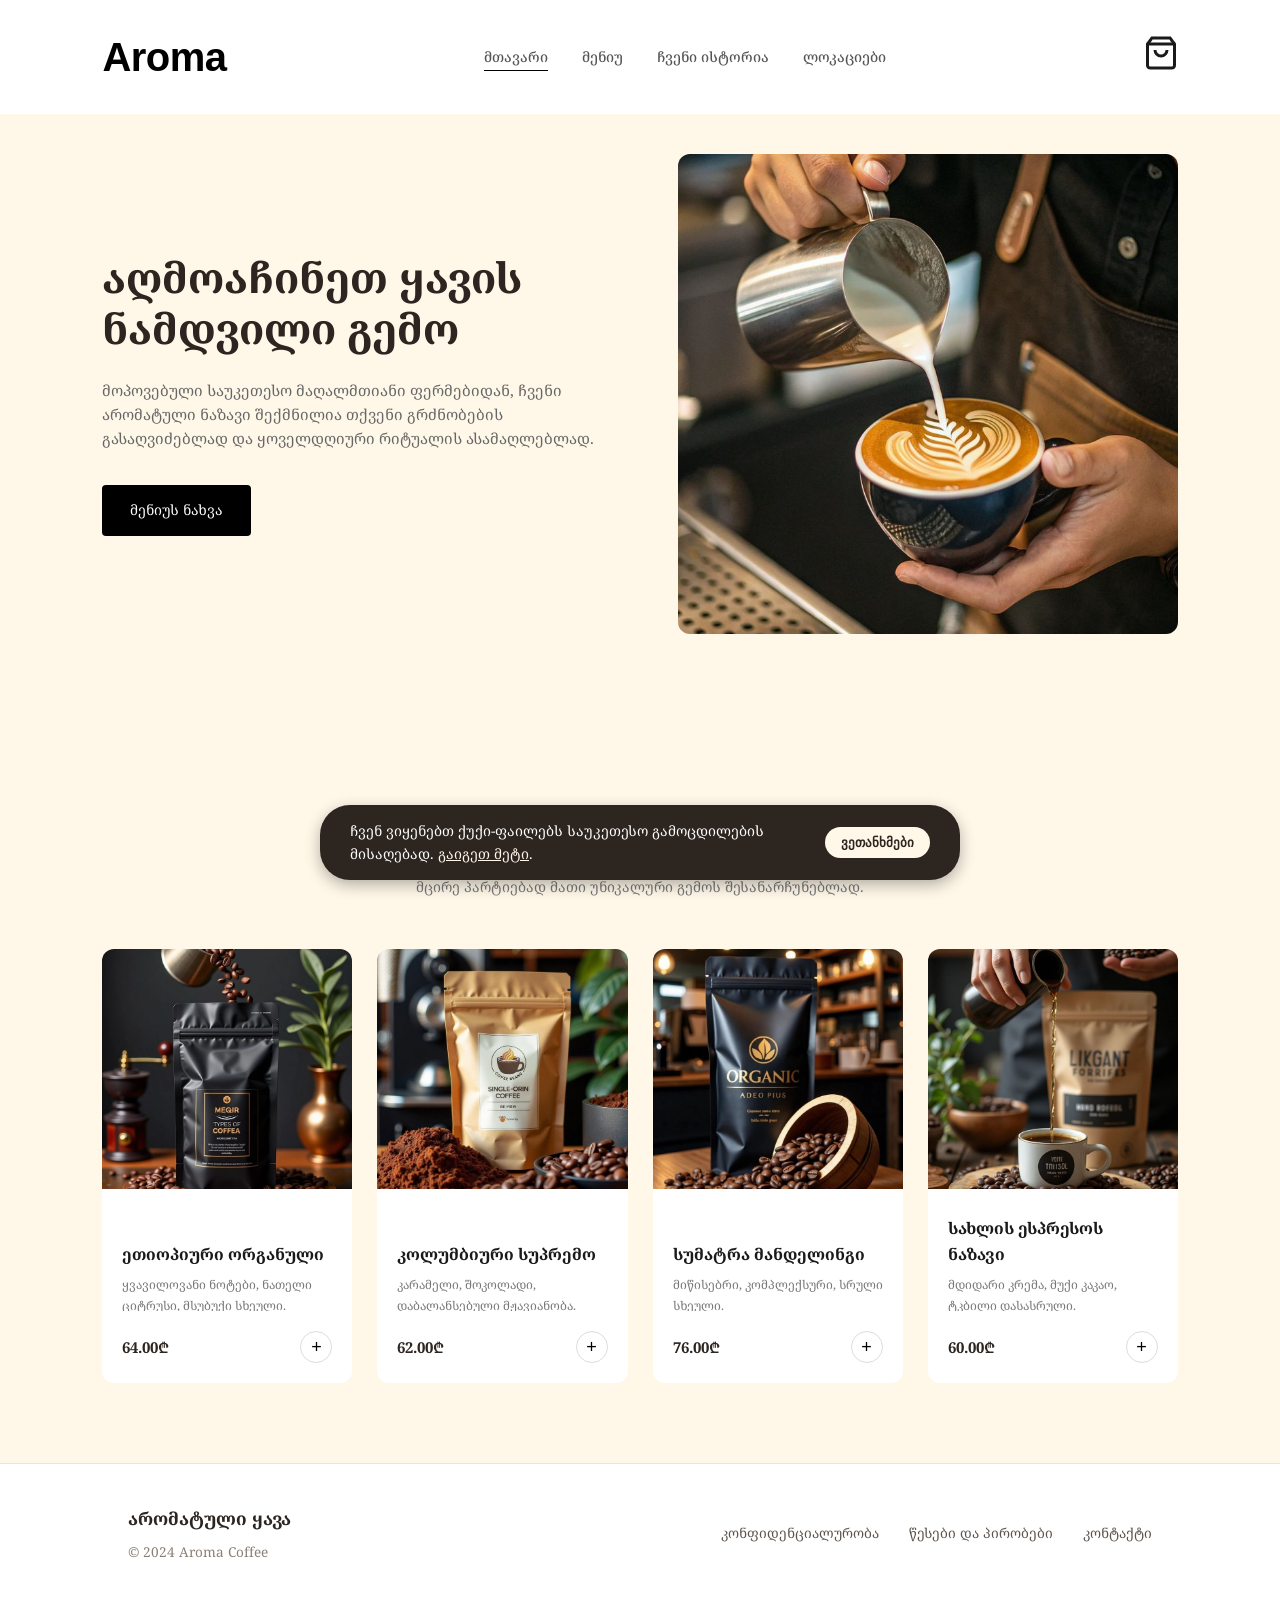
<file: index.html>
<!DOCTYPE html>
<html lang="ka">
<head>
    <meta charset="UTF-8">
    <meta name="viewport" content="width=device-width, initial-scale=1.0">
    <title>Aroma - ონლაინ მაღაზია</title>
    <link rel="stylesheet" href="style.css">
</head>
<body>

    <header>
        <div class="burger-menu" id="burgerToggle">
            <span></span>
            <span></span>
            <span></span>
        </div>
        
        <a href="./index.html" class="logo">Aroma</a>

        <nav class="nav-links">
            <a href="./index.html" class="active">მთავარი</a>
            <a href="./menu.html">მენიუ</a>
            <a href="./about.html">ჩვენი ისტორია</a>
            <a href="./location.html">ლოკაციები</a>
        </nav>
            <a href="cart.html"><img src="./imgs/cartticon.jpg" alt="cart_icon"></a>
    </header>

    <main>
        <section class="hero-section">
            <div class="hero-content">
                <h1>აღმოაჩინეთ ყავის ნამდვილი გემო</h1>
                <p>მოპოვებული საუკეთესო მაღალმთიანი ფერმებიდან, ჩვენი არომატული ნაზავი შექმნილია თქვენი გრძნობების გასაღვიძებლად და ყოველდღიური რიტუალის ასამაღლებლად.</p>
                <a class="btn-primary" href="./menu.html">მენიუს ნახვა</a>
            </div>
            <div class="hero-image">
                <img src="./imgs/hero-background.jpg" alt="Latte Art Coffee">
            </div>
        </section>

        <section class="products-section">
            <div class="section-header">
                <h2>ჩვენი საფირმო მოხალული ყავა</h2>
                <p>გამოცდილი ექსპერტებით შერჩეული მარცვლების ნაზავი, რომელიც იხალება მცირე პარტიებად მათი უნიკალური გემოს შესანარჩუნებლად.</p>
            </div>

            <div class="products-grid">
                <div class="product-card">
                    <div class="product-img">
                        <img src="./imgs/roasts1.jpg" alt="ეთიოპიური ორგანული">
                    </div>
                    <div class="product-info">
                        <h3>ეთიოპიური ორგანული</h3>
                        <p class="description">ყვავილოვანი ნოტები, ნათელი ციტრუსი, მსუბუქი სხეული.</p>
                        <div class="product-footer">
                            <span class="price">64.00₾</span>
                            <button class="add-btn">+</button>
                        </div>
                    </div>
                </div>

                <div class="product-card">
                    <div class="product-img">
                        <img src="./imgs/roasts2.jpg" alt="კოლუმბიური სუპრემო">
                    </div>
                    <div class="product-info">
                        <h3>კოლუმბიური სუპრემო</h3>
                        <p class="description">კარამელი, შოკოლადი, დაბალანსებული მჟავიანობა.</p>
                        <div class="product-footer">
                            <span class="price">62.00₾</span>
                            <button class="add-btn">+</button>
                        </div>
                    </div>
                </div>

                <div class="product-card">
                    <div class="product-img">
                        <img src="./imgs/roasts4.jpg" alt="სუმატრა მანდელინგი">
                    </div>
                    <div class="product-info">
                        <h3>სუმატრა მანდელინგი</h3>
                        <p class="description">მიწისებრი, კომპლექსური, სრული სხეული.</p>
                        <div class="product-footer">
                            <span class="price">76.00₾</span>
                            <button class="add-btn">+</button>
                        </div>
                    </div>
                </div>

                <div class="product-card">
                    <div class="product-img">
                        <img src="./imgs/roasts3.jpg" alt="სახლის ესპრესოს ნაზავი">
                    </div>
                    <div class="product-info">
                        <h3>სახლის ესპრესოს ნაზავი</h3>
                        <p class="description">მდიდარი კრემა, მუქი კაკაო, ტკბილი დასასრული.</p>
                        <div class="product-footer">
                            <span class="price">60.00₾</span>
                            <button class="add-btn">+</button>
                        </div>
                    </div>
                </div>
            </div>
        </section>
    </main>

    <footer class="footer">
        <div class="footer-left">
            <div class="footer-logo">არომატული ყავა</div>
            <div class="copyright">© 2024 Aroma Coffee</div>
        </div>
        <div class="footer-links">
            <a href="#">კონფიდენციალურობა</a>
            <a href="#">წესები და პირობები</a>
            <a href="#">კონტაქტი</a>
        </div>
    </footer>
    <script src="./script.js"></script>
    <div id="cookieBanner" class="cookie-banner hidden">
    <p>ჩვენ ვიყენებთ ქუქი-ფაილებს საუკეთესო გამოცდილების მისაღებად. <a href="#">გაიგეთ მეტი</a>.</p>
    <button id="acceptCookies" class="cookie-btn">ვეთანხმები</button>
</div>
</body>
</html>
</file>
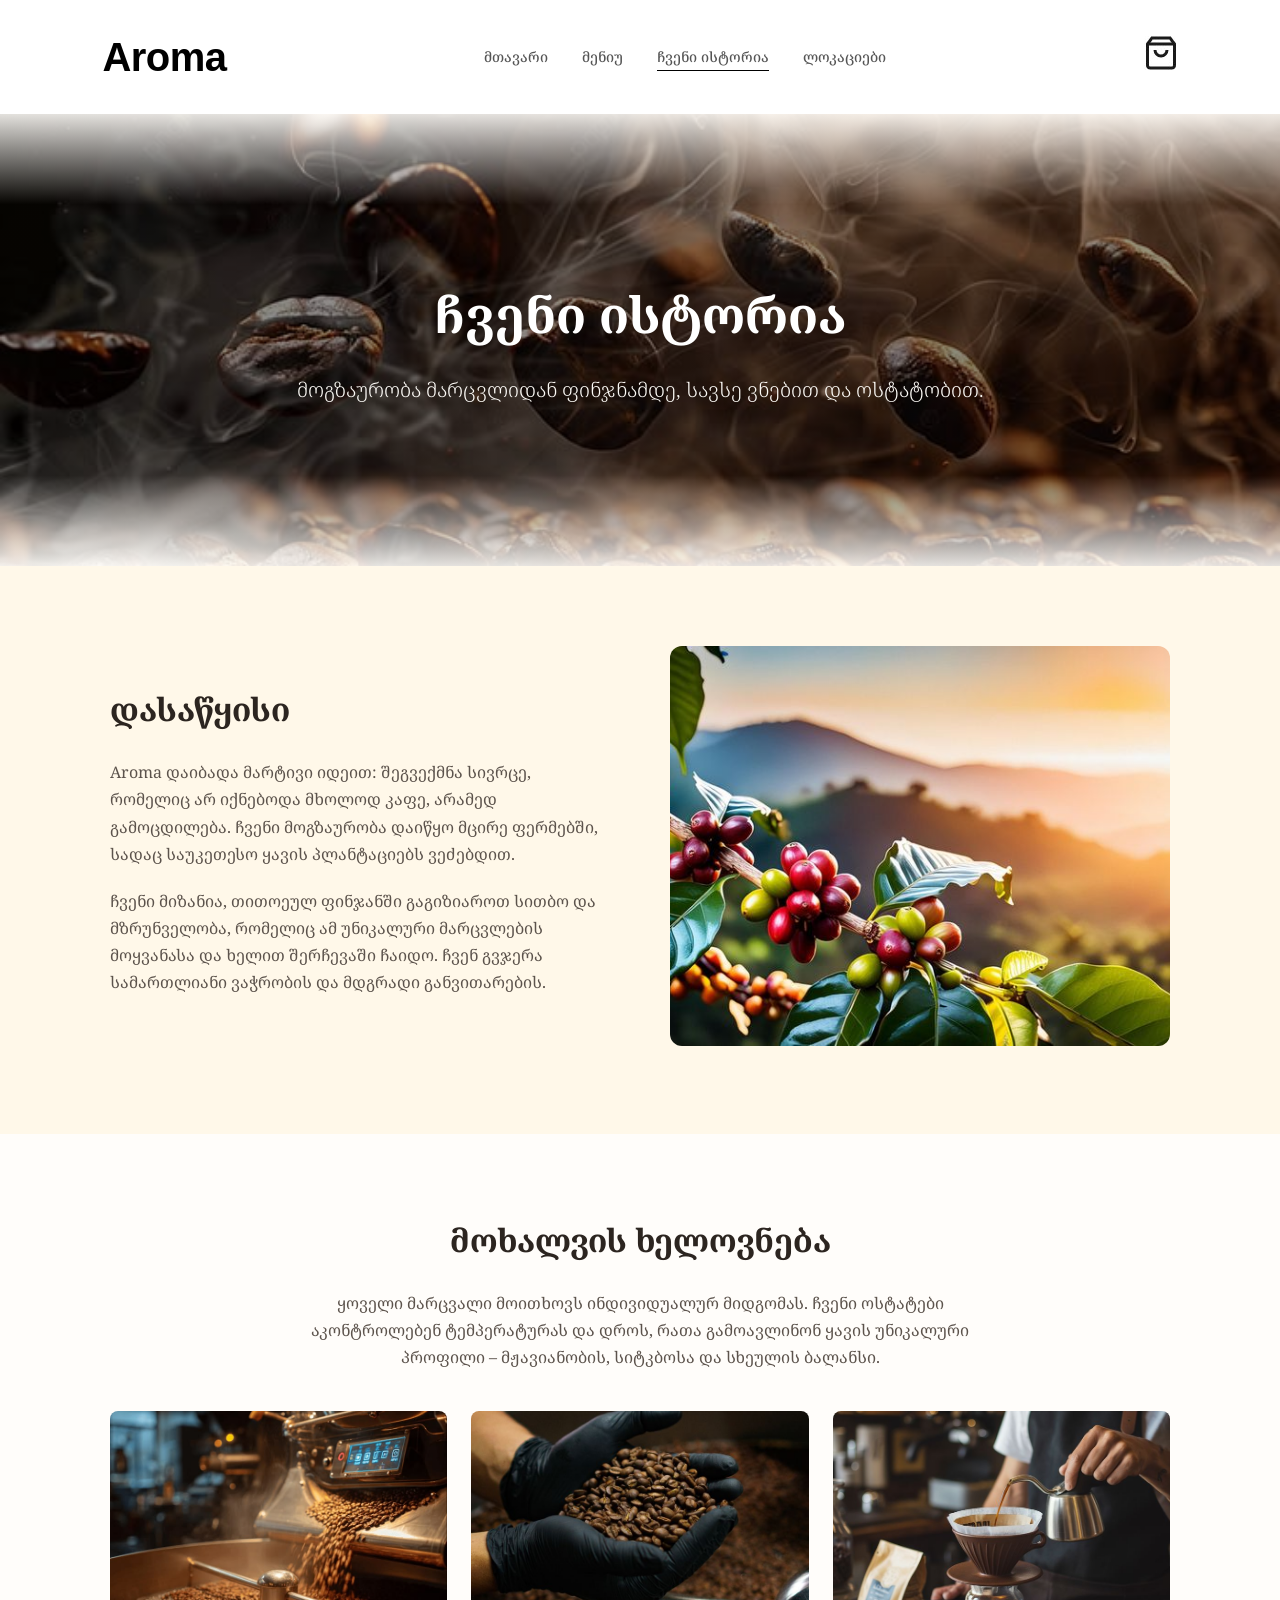
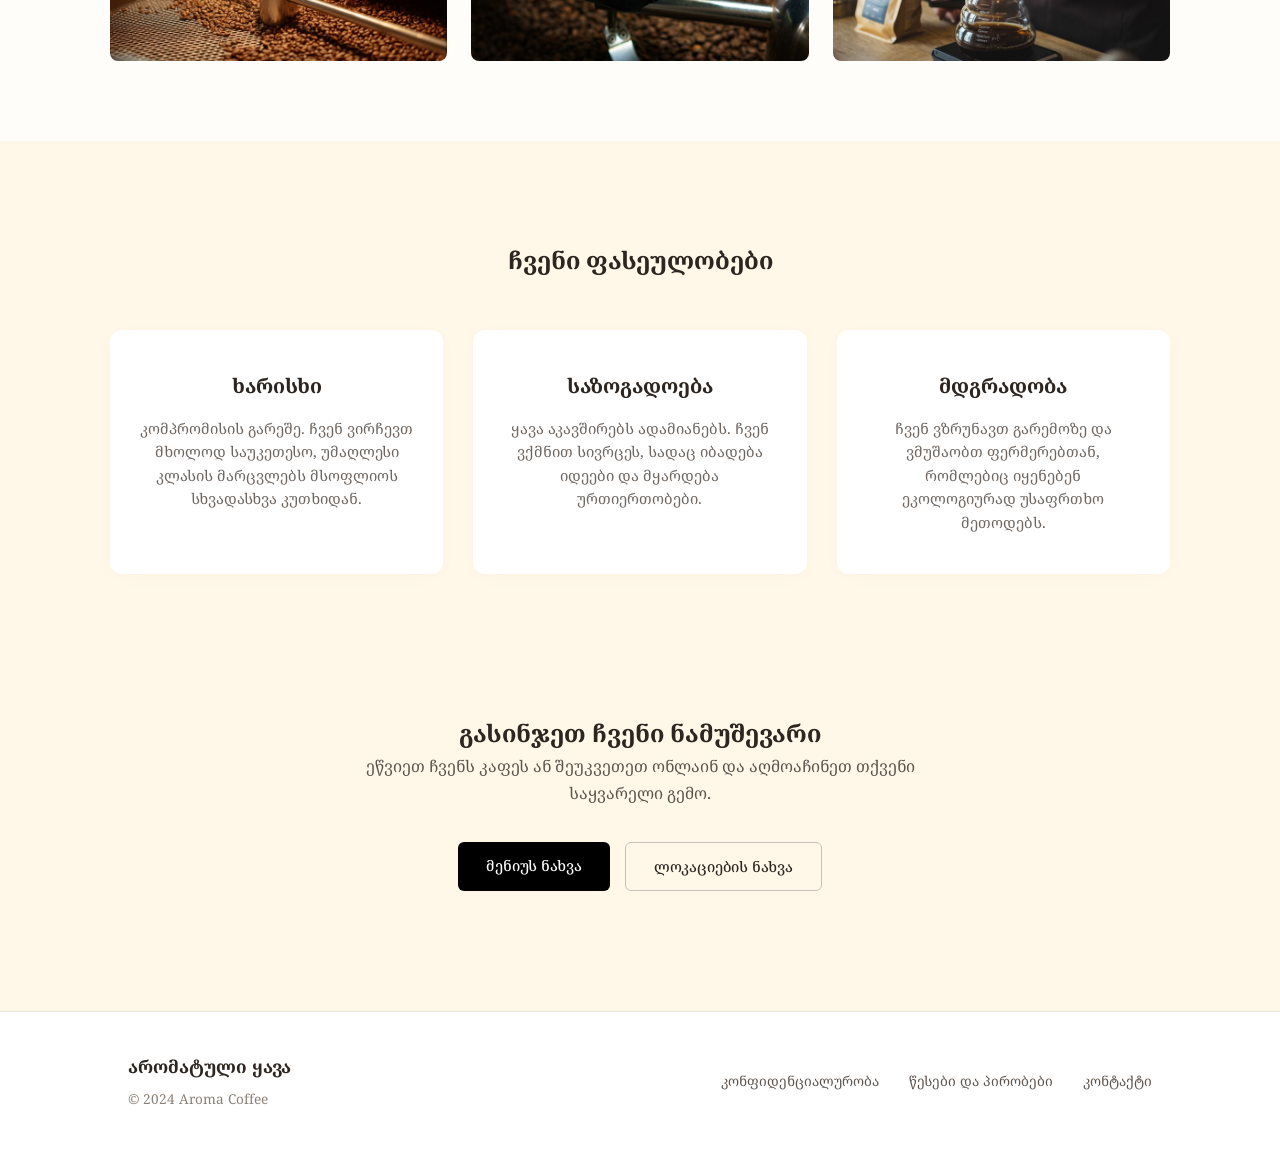
<file: about.html>
<!DOCTYPE html>
<html lang="ka">
<head>
    <meta charset="UTF-8">
    <meta name="viewport" content="width=device-width, initial-scale=1.0">
    <title>Aroma - ონლაინ მაღაზია</title>
    <link rel="stylesheet" href="style.css">
</head>
<body>
    
     <header>
        <div class="burger-menu" id="burgerToggle">
            <span></span>
            <span></span>
            <span></span>
        </div>

        <a href="./index.html" class="logo">Aroma</a>

        <nav class="nav-links">
            <a href="./index.html">მთავარი</a>
            <a href="./menu.html">მენიუ</a>
            <a href="./about.html" class="active">ჩვენი ისტორია</a>
            <a href="./location.html">ლოკაციები</a>
        </nav>
            <a href="cart.html"><img src="./imgs/cartticon.jpg" alt="cart_icon"></a>
    </header>

    <main>
        <section class="about-hero-section">
            <h1 class="about-hero-title">ჩვენი ისტორია</h1>
            <p class="about-hero-subtitle">მოგზაურობა მარცვლიდან ფინჯნამდე, სავსე ვნებით და ოსტატობით.</p>
        </section>

        <section class="about-section-container content-split">
            <div class="text-block">
                <h2 class="about-section-title">დასაწყისი</h2>
                <p class="description">Aroma დაიბადა მარტივი იდეით: შეგვექმნა სივრცე, რომელიც არ იქნებოდა მხოლოდ კაფე, არამედ გამოცდილება. ჩვენი მოგზაურობა დაიწყო მცირე ფერმებში, სადაც საუკეთესო ყავის პლანტაციებს ვეძებდით.</p>
                <p class="description">ჩვენი მიზანია, თითოეულ ფინჯანში გაგიზიაროთ სითბო და მზრუნველობა, რომელიც ამ უნიკალური მარცვლების მოყვანასა და ხელით შერჩევაში ჩაიდო. ჩვენ გვჯერა სამართლიანი ვაჭრობის და მდგრადი განვითარების.</p>
            </div>
            <div class="image-block">
                <img src="./imgs/coffee plant.jpg" alt="ყავის პლანტაცია">
            </div>
        </section>

        <section class="roasting-section">
            <div class="roasting-container">
                <h2 class="about-section-title text-center">მოხალვის ხელოვნება</h2>
                <p class="description text-center max-w-700">ყოველი მარცვალი მოითხოვს ინდივიდუალურ მიდგომას. ჩვენი ოსტატები აკონტროლებენ ტემპერატურას და დროს, რათა გამოავლინონ ყავის უნიკალური პროფილი – მჟავიანობის, სიტკბოსა და სხეულის ბალანსი.</p>
                
                <div class="triple-image-grid">
                    <img src="./imgs/about1.jpg" alt="ყავის მოხალვა">
                    <img src="./imgs/about2.jpg" alt="ყავის მარცვლები ხელში">
                    <img src="./imgs/about3.jpg" alt="ყავის მომზადება ფილტრით">
                </div>
            </div>
        </section>

        <section class="values-section">
            <h2 class="section-title text-center">ჩვენი ფასეულობები</h2>
            
            <div class="values-grid">
                <div class="value-card">
                    <h3>ხარისხი</h3>
                    <p>კომპრომისის გარეშე. ჩვენ ვირჩევთ მხოლოდ საუკეთესო, უმაღლესი კლასის მარცვლებს მსოფლიოს სხვადასხვა კუთხიდან.</p>
                </div>
                <div class="value-card">
                    <h3>საზოგადოება</h3>
                    <p>ყავა აკავშირებს ადამიანებს. ჩვენ ვქმნით სივრცეს, სადაც იბადება იდეები და მყარდება ურთიერთობები.</p>
                </div>
                <div class="value-card">
                    <h3>მდგრადობა</h3>
                    <p>ჩვენ ვზრუნავთ გარემოზე და ვმუშაობთ ფერმერებთან, რომლებიც იყენებენ ეკოლოგიურად უსაფრთხო მეთოდებს.</p>
                </div>
            </div>
        </section>

        <section class="cta-section">
            <h2 class="section-title text-center">გასინჯეთ ჩვენი ნამუშევარი</h2>
            <p class="description text-center">ეწვიეთ ჩვენს კაფეს ან შეუკვეთეთ ონლაინ და აღმოაჩინეთ თქვენი საყვარელი გემო.</p>
            <div class="cta-buttons">
                <a href="./menu.html" class="btn btn-dark">მენიუს ნახვა</a>
                <a href="./location.html" class="btn btn-outline">ლოკაციების ნახვა</a>
            </div>
        </section>
    </main>

    <footer class="footer">
        <div class="footer-left">
            <div class="footer-logo">არომატული ყავა</div>
            <div class="copyright">© 2024 Aroma Coffee</div>
        </div>
        <div class="footer-links">
            <a href="#">კონფიდენციალურობა</a>
            <a href="#">წესები და პირობები</a>
            <a href="#">კონტაქტი</a>
        </div>
    </footer>
    <script src="./script.js"></script>
</body>
</html>
</file>
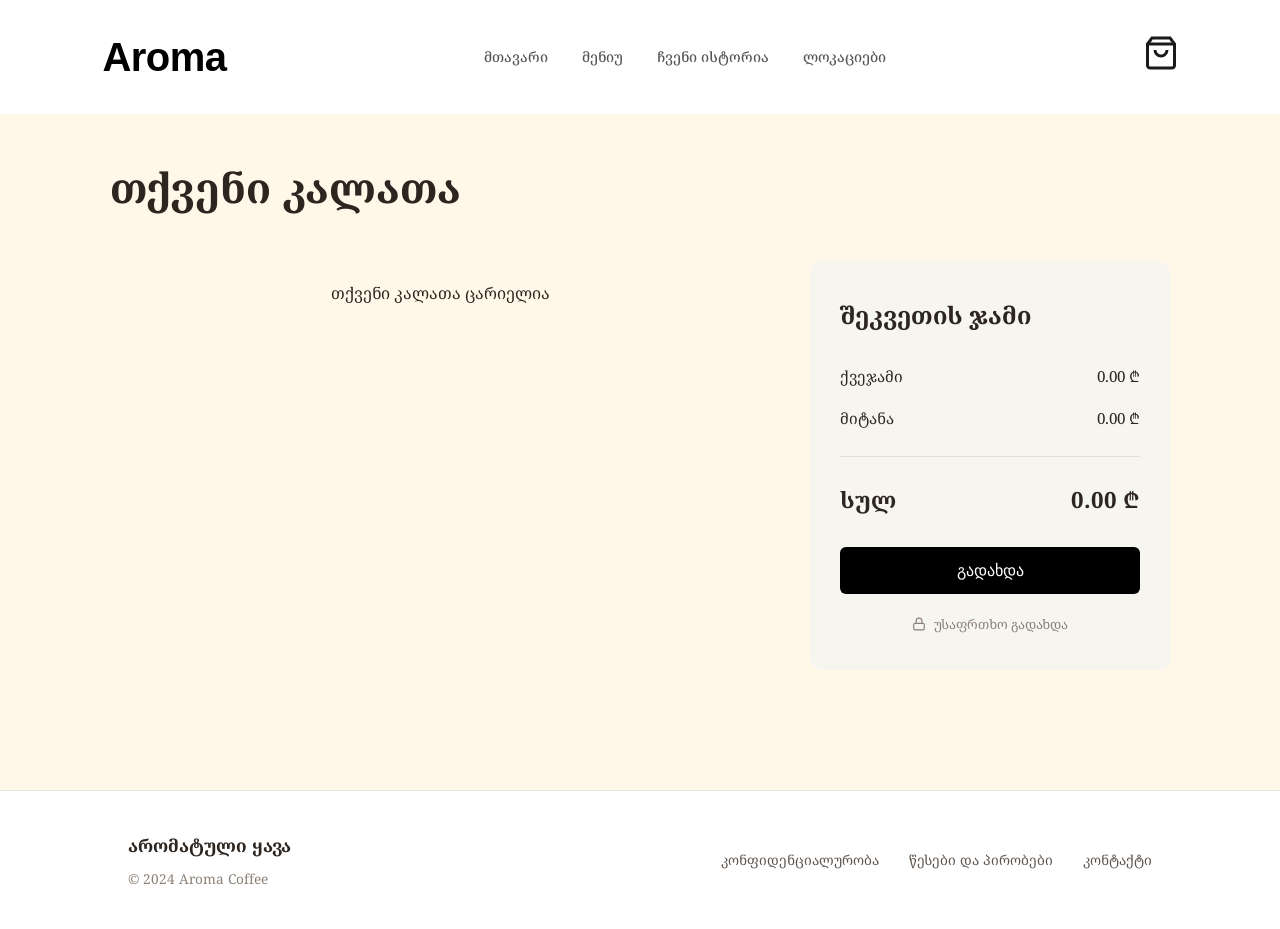
<file: cart.html>
<!DOCTYPE html>
<html lang="ka">
<head>
    <meta charset="UTF-8">
    <meta name="viewport" content="width=device-width, initial-scale=1.0">
    <title>Aroma - ონლაინ მაღაზია</title>
    <link rel="stylesheet" href="style.css">
</head>
<body>

     <header>
        <div class="burger-menu" id="burgerToggle">
            <span></span>
            <span></span>
            <span></span>
        </div>

        <a href="./index.html" class="logo">Aroma</a>

        <nav class="nav-links">
            <a href="./index.html">მთავარი</a>
            <a href="./menu.html">მენიუ</a>
            <a href="./about.html">ჩვენი ისტორია</a>
            <a href="./location.html">ლოკაციები</a>
        </nav>
            <a href="cart.html" class="active"><img src="./imgs/cartticon.jpg" alt="cart_icon"></a>
    </header>

    <main class="cart-container">

        <h1 class="cart-page-title">თქვენი კალათა</h1>

        <div class="cart-content-layout"> 
            <div class="cart-items-list"></div>

            <div class="checkout-summary-card">
                <h2>შეკვეთის ჯამი</h2>
                
                <div class="summary-row">
                    <span>ქვეჯამი</span>
                    <span>80.50 ₾</span>
                </div>
                
                <div class="summary-row">
                    <span>მიტანა</span>
                    <span>5.00 ₾</span>
                </div>
                
                <div class="summary-divider"></div>
                
                <div class="summary-row total-row">
                    <span>სულ</span>
                    <span></span>
                </div>
                
                <button class="pay-button">გადახდა</button>
                
                <div class="secure-checkout">
                    <svg width="14" height="14" viewBox="0 0 24 24" fill="none" stroke="currentColor" stroke-width="2" stroke-linecap="round" stroke-linejoin="round"><rect x="3" y="11" width="18" height="11" rx="2" ry="2"></rect><path d="M7 11V7a5 5 0 0 1 10 0v4"></path></svg>
                    უსაფრთხო გადახდა
                </div>
            </div>
        </div>
    </main>


    <footer class="footer">
        <div class="footer-left">
            <div class="footer-logo">არომატული ყავა</div>
            <div class="copyright">© 2024 Aroma Coffee</div>
        </div>
        <div class="footer-links">
            <a href="#">კონფიდენციალურობა</a>
            <a href="#">წესები და პირობები</a>
            <a href="#">კონტაქტი</a>
        </div>
    </footer>
    <script src="./script.js"></script>
</body>
</html>
</file>
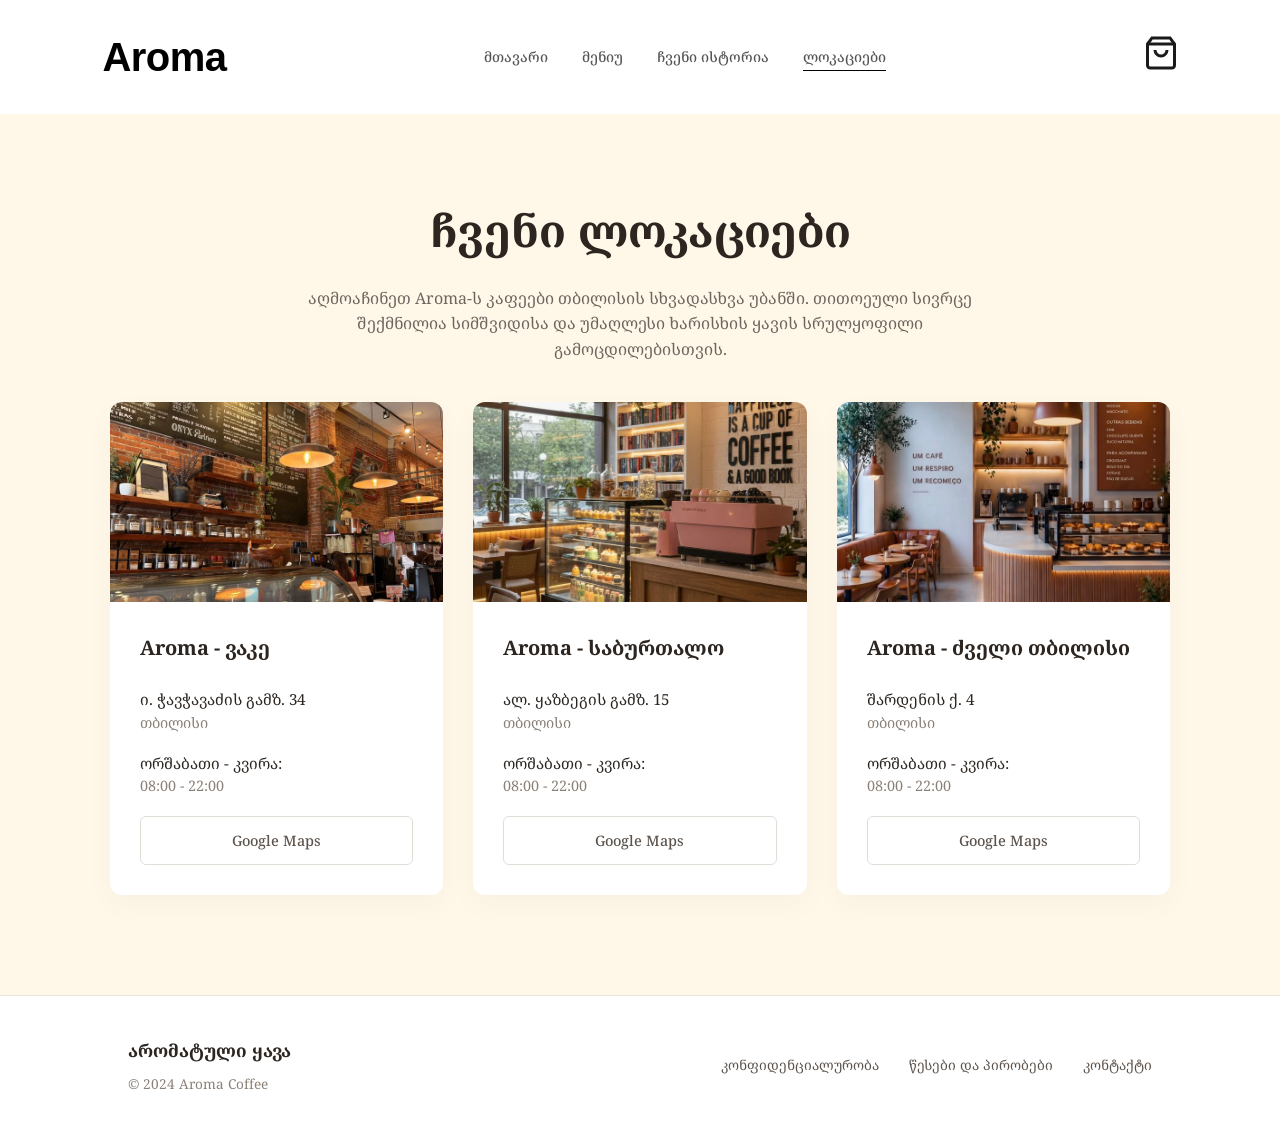
<file: location.html>
<!DOCTYPE html>
<html lang="ka">
<head>
    <meta charset="UTF-8">
    <meta name="viewport" content="width=device-width, initial-scale=1.0">
    <title>Aroma - ონლაინ მაღაზია</title>
    <link rel="stylesheet" href="style.css">
</head>
<body>

    <header>
        <div class="burger-menu" id="burgerToggle">
            <span></span>
            <span></span>
            <span></span>
        </div>

        <a href="./index.html" class="logo">Aroma</a>

        <nav class="nav-links">
            <a href="./index.html">მთავარი</a>
            <a href="./menu.html">მენიუ</a>
            <a href="./about.html">ჩვენი ისტორია</a>
            <a href="./location.html"  class="active">ლოკაციები</a>
        </nav>
            <a href="cart.html"><img src="./imgs/cartticon.jpg" alt="cart_icon"></a>
    </header>

    <main class="locations-container">
        <section class="page-header">
        <h1 class="location-main-title">ჩვენი ლოკაციები</h1>
        <p class="location-subtitle">აღმოაჩინეთ Aroma-ს კაფეები თბილისის სხვადასხვა უბანში. თითოეული სივრცე შექმნილია სიმშვიდისა და უმაღლესი ხარისხის ყავის სრულყოფილი გამოცდილებისთვის.</p>
    </section>
        <div class="locations-grid">
            
            <div class="location-card">
                <div class="card-image-wrapper">
                    <img src="./imgs/shop1.jpg" alt="Artisan Brews - ვაკე">
                </div>
                <div class="card-content">
                    <h3>Aroma - ვაკე</h3>
                    
                    <div class="info-item">
                        <div class="info-text">
                            <span>ი. ჭავჭავაძის გამზ. 34</span>
                            <span class="city">თბილისი</span>
                        </div>
                    </div>

                    <div class="info-item">
                        <div class="info-text">
                            <span>ორშაბათი - კვირა:</span>
                            <span class="hours">08:00 - 22:00</span>
                        </div>
                    </div>

                    <a href="https://maps.google.com" target="_blank" class="maps-btn">
                        Google Maps
                    </a>
                </div>
            </div>

            <div class="location-card">
                <div class="card-image-wrapper">
                    <img src="./imgs/shop2.jpg" alt="Artisan Brews - საბურთალო">
                </div>
                <div class="card-content">
                    <h3>Aroma - საბურთალო</h3>
                    
                    <div class="info-item">
                        <div class="info-text">
                            <span>ალ. ყაზბეგის გამზ. 15</span>
                            <span class="city">თბილისი</span>
                        </div>
                    </div>

                    <div class="info-item">
                        <div class="info-text">
                            <span>ორშაბათი - კვირა:</span>
                            <span class="hours">08:00 - 22:00</span>
                        </div>
                    </div>

                    <a href="https://maps.google.com" target="_blank" class="maps-btn">
                        Google Maps
                    </a>
                </div>
            </div>

            <div class="location-card">
                <div class="card-image-wrapper">
                    <img src="./imgs/shop3.jpg" alt="Artisan Brews - ძველი თბილისი">
                </div>
                <div class="card-content">
                    <h3>Aroma - ძველი თბილისი</h3>
                    
                    <div class="info-item">
                        <div class="info-text">
                            <span>შარდენის ქ. 4</span>
                            <span class="city">თბილისი</span>
                        </div>
                    </div>

                    <div class="info-item">
                        <div class="info-text">
                            <span>ორშაბათი - კვირა:</span>
                            <span class="hours">08:00 - 22:00</span>
                        </div>
                    </div>

                    <a href="https://maps.google.com" target="_blank" class="maps-btn">
                        Google Maps
                    </a>
                </div>
            </div>

        </div>
    </main>

    <footer class="footer">
        <div class="footer-left">
            <div class="footer-logo">არომატული ყავა</div>
            <div class="copyright">© 2024 Aroma Coffee</div>
        </div>
        <div class="footer-links">
            <a href="#">კონფიდენციალურობა</a>
            <a href="#">წესები და პირობები</a>
            <a href="#">კონტაქტი</a>
        </div>
    </footer>
    <script src="./script.js"></script>
</body>
</html>
</file>
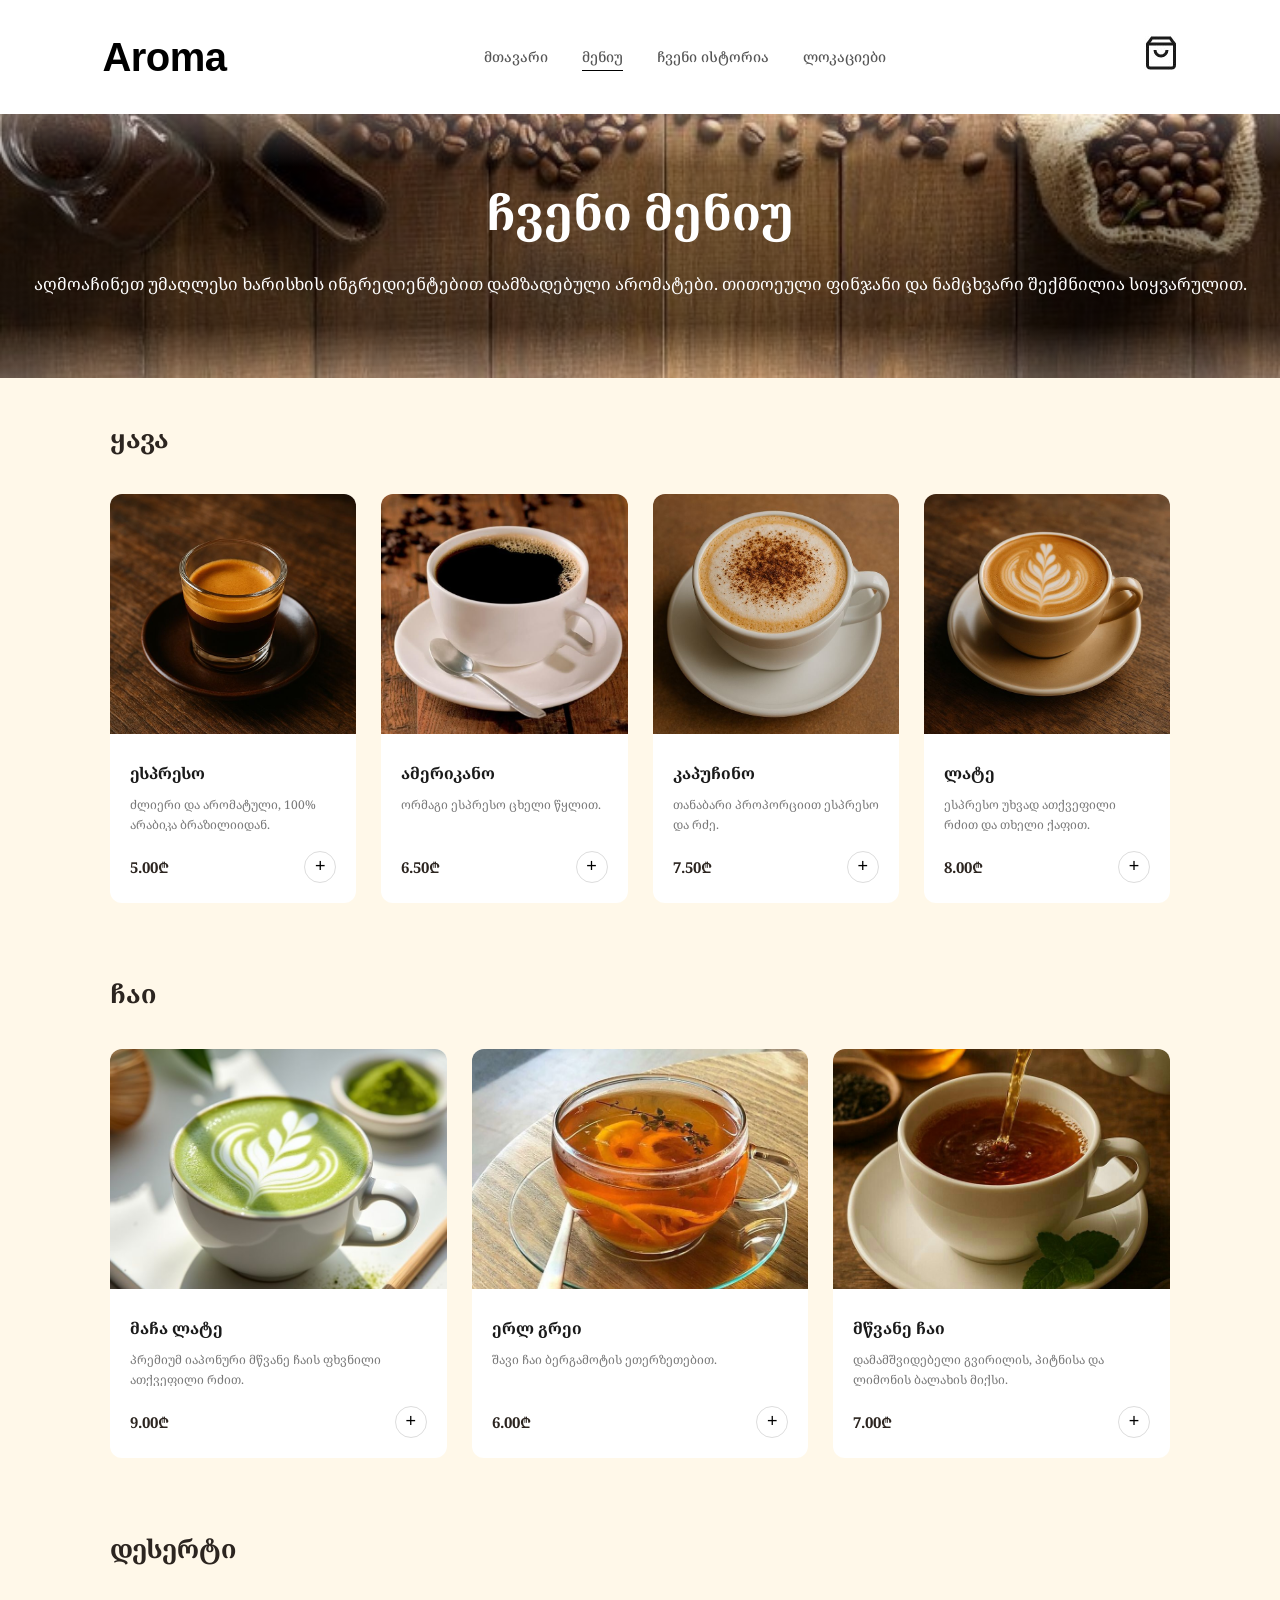
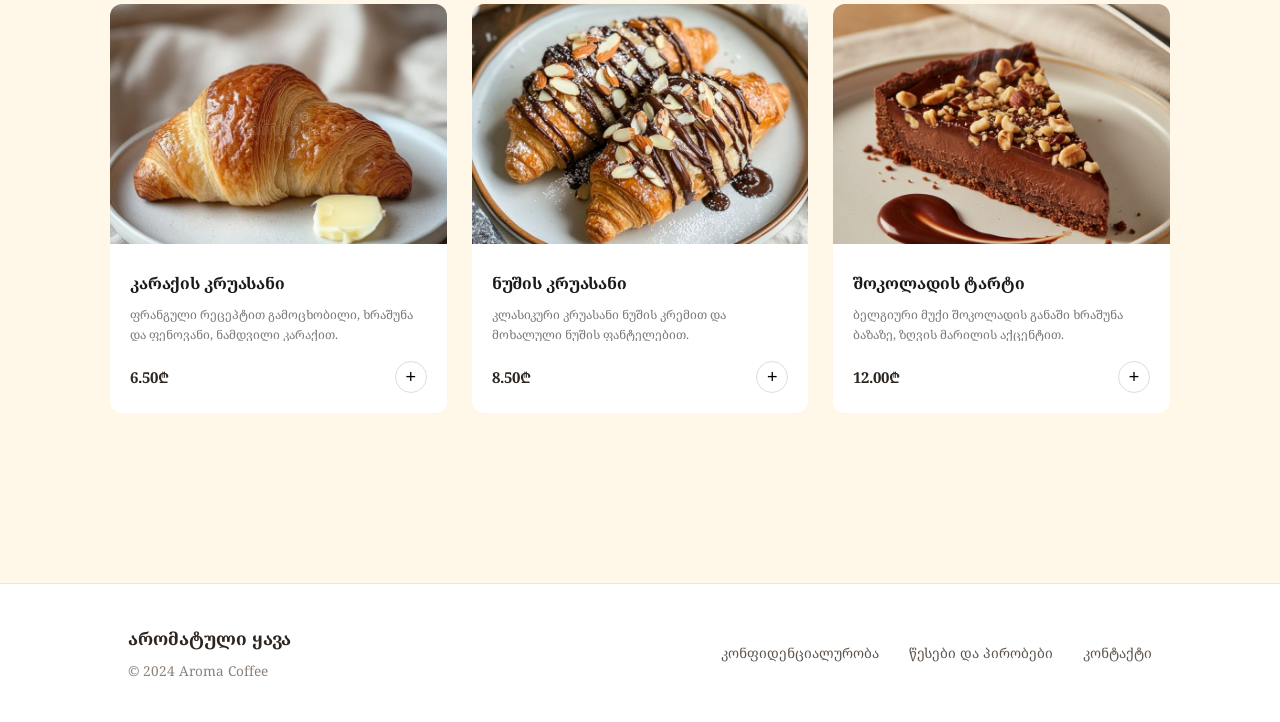
<file: menu.html>
<!DOCTYPE html>
<html lang="ka">
<head>
    <meta charset="UTF-8">
    <meta name="viewport" content="width=device-width, initial-scale=1.0">
    <title>Aroma - ონლაინ მაღაზია</title>
    <link rel="stylesheet" href="style.css">
</head>
<body>

     <header>
        <div class="burger-menu" id="burgerToggle">
            <span></span>
            <span></span>
            <span></span>
        </div>

        <a href="./index.html" class="logo">Aroma</a>

        <nav class="nav-links">
            <a href="./index.html">მთავარი</a>
            <a href="./menu.html" class="active">მენიუ</a>
            <a href="./about.html">ჩვენი ისტორია</a>
            <a href="./location.html">ლოკაციები</a>
        </nav>
            <a href="cart.html"><img src="./imgs/cartticon.jpg" alt="cart_icon"></a>
    </header>

    <section class="menu-hero-section">
        <h1 class="main-title">ჩვენი მენიუ</h1>
        <p class="subtitle">აღმოაჩინეთ უმაღლესი ხარისხის ინგრედიენტებით დამზადებული არომატები. თითოეული ფინჯანი და ნამცხვარი შექმნილია სიყვარულით.</p>
    </section>

    <main class="menu-container">
        
        <section class="menu-category">
           <h2 class="category-title">
            ყავა
            </h2>

            <div class="products-grid">
                <div class="product-card">
                    <div class="product-img">
                        <img src="./imgs/Espresso.jpg" alt="espresso">
                    </div>
                    <div class="product-info">
                        <h3>ესპრესო</h3>
                        <p class="description">ძლიერი და არომატული, 100% არაბიკა ბრაზილიიდან.</p>
                        <div class="product-footer">
                            <span class="price">5.00₾</span>
                            <button class="add-btn">+</button>
                        </div>
                    </div>
                </div>

                <div class="product-card">
                    <div class="product-img">
                        <img src="./imgs/americano.jpg" alt="americano">
                    </div>
                    <div class="product-info">
                        <h3>ამერიკანო</h3>
                        <p class="description">ორმაგი ესპრესო ცხელი წყლით.</p>
                        <div class="product-footer">
                            <span class="price">6.50₾</span>
                            <button class="add-btn">+</button>
                        </div>
                    </div>
                </div>

                <div class="product-card">
                    <div class="product-img">
                        <img src="./imgs/cappuccino.jpg" alt="cappuccino">
                    </div>
                    <div class="product-info">
                        <h3>კაპუჩინო</h3>
                        <p class="description">თანაბარი პროპორციით ესპრესო და რძე.</p>
                        <div class="product-footer">
                            <span class="price">7.50₾</span>
                            <button class="add-btn">+</button>
                        </div>
                    </div>
                </div>

                <div class="product-card">
                    <div class="product-img">
                        <img src="./imgs/Latte.jpg" alt="latte">
                    </div>
                    <div class="product-info">
                        <h3>ლატე</h3>
                        <p class="description">ესპრესო უხვად ათქვეფილი რძით და თხელი ქაფით.</p>
                        <div class="product-footer">
                            <span class="price">8.00₾</span>
                            <button class="add-btn">+</button>
                        </div>
                    </div>
                </div>
            </div>
        </section>

        <section class="menu-category">
           <h2 class="category-title">
            ჩაი
            </h2>

            <div class="products-grid">
                <div class="product-card">
                    <div class="product-img">
                        <img src="./imgs/matcha latte" alt="matcha latte">
                    </div>
                    <div class="product-info">
                        <h3>მაჩა ლატე</h3>
                        <p class="description">პრემიუმ იაპონური მწვანე ჩაის ფხვნილი ათქვეფილი რძით.</p>
                        <div class="product-footer">
                            <span class="price">9.00₾</span>
                            <button class="add-btn">+</button>
                        </div>
                    </div>
                </div>

                <div class="product-card">
                    <div class="product-img">
                        <img src="./imgs/earl grey.jpg" alt="earl grey">
                    </div>
                    <div class="product-info">
                        <h3>ერლ გრეი</h3>
                        <p class="description">შავი ჩაი ბერგამოტის ეთერზეთებით.</p>
                        <div class="product-footer">
                            <span class="price">6.00₾</span>
                            <button class="add-btn">+</button>
                        </div>
                    </div>
                </div>

                <div class="product-card">
                    <div class="product-img">
                        <img src="./imgs/Green tea.jpg" alt="green tea">
                    </div>
                    <div class="product-info">
                        <h3>მწვანე ჩაი</h3>
                        <p class="description">დამამშვიდებელი გვირილის, პიტნისა და ლიმონის ბალახის მიქსი.</p>
                        <div class="product-footer">
                            <span class="price">7.00₾</span>
                            <button class="add-btn">+</button>
                        </div>
                    </div>
                </div>
            </div>
        </section>
            
        <section class="menu-category">
           <h2 class="category-title">
            დესერტი
            </h2>

            <div class="products-grid">
                <div class="product-card">
                    <div class="product-img">
                        <img src="./imgs/butter croissant.jpg" alt="butter croissant">
                    </div>
                    <div class="product-info">
                        <h3>კარაქის კრუასანი</h3>
                        <p class="description">ფრანგული რეცეპტით გამოცხობილი, ხრაშუნა და ფენოვანი, ნამდვილი კარაქით.</p>
                        <div class="product-footer">
                            <span class="price">6.50₾</span>
                            <button class="add-btn">+</button>
                        </div>
                    </div>
                </div>

                <div class="product-card">
                    <div class="product-img">
                        <img src="./imgs/almond_croissant.jpg" alt="almond croissant">
                    </div>
                    <div class="product-info">
                        <h3>ნუშის კრუასანი</h3>
                        <p class="description">კლასიკური კრუასანი ნუშის კრემით და მოხალული ნუშის ფანტელებით.</p>
                        <div class="product-footer">
                            <span class="price">8.50₾</span>
                            <button class="add-btn">+</button>
                        </div>
                    </div>
                </div>

                <div class="product-card">
                    <div class="product-img">
                        <img src="./imgs/chocolate tart.jpg" alt="chocolate tart">
                    </div>
                    <div class="product-info">
                        <h3>შოკოლადის ტარტი</h3>
                        <p class="description">ბელგიური მუქი შოკოლადის განაში ხრაშუნა ბაზაზე, ზღვის მარილის აქცენტით.</p>
                        <div class="product-footer">
                            <span class="price">12.00₾</span>
                            <button class="add-btn">+</button>
                        </div>
                    </div>
                </div>
            </div>
        </section>

    </main>

    <footer class="footer">
        <div class="footer-left">
            <div class="footer-logo">არომატული ყავა</div>
            <div class="copyright">© 2024 Aroma Coffee</div>
        </div>
        <div class="footer-links">
            <a href="#">კონფიდენციალურობა</a>
            <a href="#">წესები და პირობები</a>
            <a href="#">კონტაქტი</a>
        </div>
    </footer>
    <script src="./script.js"></script>
</body>
</html>
</file>
<file: style.css>
/* ბაზისური პარამეტრები და შრიფტები */
@import url('https://fonts.googleapis.com/css2?family=Noto+Serif+Georgian:wght@400;700&family=Fira+GO:wght@300;400;500&display=swap');

* {
    margin: 0;
    padding: 0;
    box-sizing: border-box;
}

body {
    background-color: #fff8e9; 
    color: #2c2520; 
    font-family: 'Noto Serif Georgian', sans-serif;
    -webkit-font-smoothing: antialiased;
    line-height: 1.6;
}

h1, h2, h3, h4, .logo {
    font-family: 'Noto Serif Georgian', serif;
    font-weight: 700;
}


/* HEADER */


header{
    display: flex;
    flex-wrap: nowrap;
    justify-content: space-between;
    align-items: center;
    padding: 25px 8%;
    background-color: #fff;
    top: 0;
    left: 0;
    position: sticky;
    z-index: 100;
}

.logo {
    font-size: 40px;
    letter-spacing: -0.5px;
    font-family:'Gill Sans', 'Gill Sans MT', Calibri, 'Trebuchet MS', sans-serif;
    text-decoration: none;
    color: #000;
}

.nav-links{
    flex-wrap: nowrap;
    gap:20px;
}

.nav-links a {
    text-decoration: none;
    color: #555;
    margin: 0 15px;
    font-size: 14px;
    font-weight: 500;
    position: relative;
}

.nav-links a.active::after {
    content: '';
    position: absolute;
    bottom: -5px;
    left: 0;
    width: 100%;
    height: 1px;
    background-color: #000;
}

.cart-icon {
    cursor: pointer;
}


/* FOOTER */


.footer {
    background-color: #fff;
    padding: 40px 10%;
    display: flex;
    flex-direction: row;
    justify-content: space-between;
    align-items: center;
    border-top: 1px solid #eae5dc;
}

.footer-logo {
    font-family: 'Noto Serif Georgian', serif;
    font-weight: 700;
    font-size: 1.1rem;
    margin-bottom: 8px;
}

.copyright {
    color: #8a8077;
    font-size: 0.85rem;
}

.footer-links {
    display: flex;
    gap: 30px;
}

.footer-links a {
    text-decoration: none;
    color: #5c534c;
    font-size: 0.85rem;
    transition: color 0.2s ease;
}

.footer-links a:hover {
    color: #2c2520;
}


/* INDEX BODY */


.hero-section {
    display: flex;
    align-items: center;
    justify-content: space-between;
    padding: 40px 8% 80px 8%;
    gap: 5%;
}

.hero-content {
    flex: 1;
    max-width: 500px;
}

.hero-content h1 {
    font-size: 42px;
    line-height: 1.2;
    margin-bottom: 25px;
}

.hero-content p {
    color: #666;
    font-size: 15px;
    margin-bottom: 35px;
}

.btn-primary {
    display: inline-block;
    background-color: #000;
    color: #fff;
    text-decoration: none;
    padding: 14px 28px;
    font-size: 14px;
    border-radius: 4px;
    transition: background-color 0.3s;
}

.btn-primary:hover {
    background-color: #222;
}

.hero-image {
    flex: 1;
    display: flex;
    justify-content: flex-end;
}

.hero-image img {
    width: 100%;
    max-width: 500px;
    height: 480px;
    object-fit: cover;
    border-radius: 12px;
}

.products-section {
    padding: 80px 8%;
    text-align: center;
}

.section-header {
    max-width: 600px;
    margin: 0 auto 50px auto;
}

.section-header h2 {
    font-size: 28px;
    margin-bottom: 15px;
}

.section-header p {
    color: #777;
    font-size: 14px;
}

.products-grid {
    display: grid;
    grid-template-columns: repeat(auto-fit, minmax(220px, 1fr));
    gap: 25px;
}

.product-card {
    background-color: #ffffff;
    border-radius: 12px;
    overflow: hidden;
    text-align: left;
    display: flex;
    flex-direction: column;
    justify-content: space-between;
    transition: transform 0.2s;
}

.product-card:hover {
    transform: translateY(-4px);
}

.product-img img {
    width: 100%;
    height: 240px;
    object-fit: cover;
}

.product-info {
    padding: 20px;
}

.product-info h3 {
    font-size: 16px;
    margin-bottom: 8px;
    color: #1a1a1a;
}

.product-info .description {
    color: #777;
    font-size: 12px;
    margin-bottom: 20px;
    height: 36px;
    overflow: hidden;
}

.product-footer {
    display: flex;
    justify-content: space-between;
    align-items: center;
}

.product-footer .price {
    font-weight: bold;
    font-size: 15px;
}

.add-btn {
    background: none;
    border: 1px solid #ddd;
    width: 32px;
    height: 32px;
    border-radius: 50%;
    cursor: pointer;
    font-size: 18px;
    display: flex;
    align-items: center;
    justify-content: center;
    transition: all 0.2s;
}

.add-btn:hover {
    background-color: #000;
    color: #fff;
    border-color: #000;
}


/* MENU BODY */


.menu-hero-section {
    background-image: linear-gradient(to bottom, #fdfbf745 0%, rgba(0,0,0,0.4) 20%, rgba(0,0,0,0.5) 80%, #fdfbf73c 100%),  url(./imgs/backround-foto.jpg);
    background-size: cover;
    max-width: 100%;
    text-align: center;
    padding: 60px 20px 40px 20px;
    margin: 0 auto;
}

.main-title {
    font-family: 'Noto Serif Georgian', serif;
    font-size: 3rem;
    font-weight: 700;
    margin-bottom: 20px;
    color: #ffffff;
}

.subtitle {
    color: #ffffff;
    font-size: 1.05rem;
    line-height: 1.6;
    margin-bottom: 40px;
}

.menu-container {
    max-width: 1140px;
    margin: 0 auto;
    padding: 40px 40px 100px 40px;
}

.menu-category {
    margin-bottom: 70px;
}

.category-title {
    font-family: 'Noto Serif Georgian', serif;
    font-size: 1.6rem;
    font-weight: 700;
    margin-bottom: 35px;
    display: flex;
    align-items: center;
    gap: 12px;
}


/* ABOUT BODY */


.about-hero-section {
    background-image: 
        linear-gradient(to bottom, #fdfbf7e4 0%, rgba(0,0,0,0.4) 20%, rgba(0,0,0,0.5) 80%, #fdfbf7e5 100%), 
        url(./imgs/about-background-foto.jpg);
    background-size: cover;
    background-position: center;
    background-repeat: no-repeat;
    width: 100%;
    padding: 160px 20px;
    text-align: center;
}

.about-hero-title {
    font-family: 'Noto Serif Georgian', serif;
    font-size: 50px;
    color: #ffffff;
    margin-bottom: 20px;
}

.about-hero-subtitle {
    color: #fdfbf7;
    font-size: 20px;
    font-weight: 300;
}

.about-section-container {
    max-width: 1140px;
    margin: 0 auto;
    padding: 80px 40px;
}

.about-section-title {
    font-family: 'Noto Serif Georgian', serif;
    font-size: 2rem;
    font-weight: 700;
    margin-bottom: 25px;
}

.description {
    color: #5c534c;
    font-size: 1rem;
    line-height: 1.7;
    margin-bottom: 20px;
}

.text-center { text-align: center; }
.max-w-700 { max-width: 700px; margin-left: auto; margin-right: auto; }

.content-split {
    display: flex;
    align-items: center;
    gap: 60px;
}

.text-block { flex: 1; }
.image-block { flex: 1; }

.image-block img {
    width: 100%;
    height: 400px;
    object-fit: cover;
    border-radius: 12px;
}

.roasting-section {
    background-color: rgba(255, 255, 255, 0.779);
    padding: 80px 0;
    width: 100%;
}

.roasting-container {
    max-width: 1140px;
    margin: 0 auto;
    padding: 0 40px;
}

.triple-image-grid {
    display: grid;
    grid-template-columns: repeat(3, 1fr);
    gap: 24px;
    margin-top: 40px;
}

.triple-image-grid img {
    width: 100%;
    height: 28px; 
    height: 250px;
    object-fit: cover;
    border-radius: 8px;
}

.values-section {
    max-width: 1140px;
    margin: 0 auto;
    padding: 100px 40px;
}

.values-grid {
    display: grid;
    grid-template-columns: repeat(3, 1fr);
    gap: 30px;
    margin-top: 50px;
}

.value-card {
    background-color: #ffffff;
    border-radius: 12px;
    padding: 40px 30px;
    text-align: center;
    box-shadow: 0 4px 20px rgba(44, 37, 32, 0.02);
    display: flex;
    flex-direction: column;
    align-items: center;
}

.value-card h3 {
    font-family: 'Noto Serif Georgian', serif;
    font-size: 1.25rem;
    margin-bottom: 15px;
}

.value-card p {
    color: #6e655f;
    font-size: 0.92rem;
    line-height: 1.6;
}

.cta-section {
    max-width: 600px;
    margin: 0 auto;
    padding: 40px 20px 120px 20px;
}

.cta-buttons {
    display: flex;
    justify-content: center;
    gap: 15px;
    margin-top: 35px;
}

.btn {
    text-decoration: none;
    font-size: 0.9rem;
    padding: 12px 28px;
    border-radius: 6px;
    font-weight: 500;
    transition: all 0.2s ease;
}

.btn-dark {
    background-color: #000000;
    color: #ffffff;
}

.btn-dark:hover {
    background-color: #2c2520;
}

.btn-outline {
    border: 1px solid #c8c2bc;
    color: #2c2520;
}

.btn-outline:hover {
    background-color: #ece8e2;
}


/* LOCATION BODY */


.page-header {
    text-align: center;
    max-width: 700;
    padding: 60px 20px 40px 20px;
    max-width: 750px;
    margin: 0 auto;
}

.location-main-title {
    font-family: 'Noto Serif Georgian', serif;
    font-size: 2.8rem;
    font-weight: 700;
    margin-bottom: 20px;
    text-align: center;
}

.location-subtitle {
    color: #6e655f;
    font-size: 1rem;
    line-height: 1.6;
}

.locations-container {
    max-width: 1140px;
    margin: 0 auto;
    padding: 20px 40px 100px 40px;
}

.locations-grid {
    display: grid;
    grid-template-columns: repeat(3, 1fr);
    gap: 30px;
}

.location-card {
    background-color: #ffffff;
    border-radius: 12px;
    overflow: hidden;
    box-shadow: 0 10px 30px rgba(44, 37, 32, 0.03);
    display: flex;
    flex-direction: column;
    transition: transform 0.2s ease;
}

.location-card:hover {
    transform: translateY(-4px);
}

.card-image-wrapper {
    width: 100%;
    height: 200px;
}

.card-image-wrapper img {
    width: 100%;
    height: 100%;
    object-fit: cover;
}

.card-content {
    padding: 30px;
    display: flex;
    flex-direction: column;
    flex-grow: 1;
}

.card-content h3 {
    font-family: 'Noto Serif Georgian', serif;
    font-size: 1.25rem;
    font-weight: 700;
    margin-bottom: 25px;
}

.info-item {
    display: flex;
    align-items: flex-start;
    gap: 12px;
    margin-bottom: 20px;
    color: #2c2520;
}

.info-text {
    display: flex;
    flex-direction: column;
    font-size: 0.95rem;
    line-height: 1.4;
}

.info-text .city, .info-text .hours {
    color: #8a8077;
    font-size: 0.9rem;
    margin-top: 2px;
}

.maps-btn {
    margin-top: auto; 
    display: flex;
    align-items: center;
    justify-content: center;
    gap: 8px;
    width: 100%;
    padding: 12px;
    border: 1px solid #e1ded8;
    border-radius: 6px;
    color: #5c534c;
    text-decoration: none;
    font-size: 0.9rem;
    font-weight: 500;
    transition: all 0.2s ease;
}

.maps-btn:hover {
    background-color: #fdfbf7;
    border-color: #2c2520;
    color: #2c2520;
}


/* CART BODY */


.cart-container {
    max-width: 1140px;
    margin: 0 auto;
    padding: 40px 40px 120px 40px;
}

.cart-page-title {
    font-family: 'Noto Serif Georgian', serif;
    font-size: 2.6rem;
    font-weight: 700;
    margin-bottom: 40px;
}

.cart-content-layout {
    display: flex;
    gap: 40px;
    align-items: flex-start;
}

.cart-items-list {
    flex: 1;
    display: flex;
    flex-direction: column;
    gap: 20px;
}

.cart-item-card {
    background-color: #ffffff;
    border-radius: 12px;
    padding: 24px;
    display: flex;
    align-items: center;
    box-shadow: 0 4px 20px rgba(44, 37, 32, 0.015);
    position: relative;
}

.cart-item-img {
    width: 85px;
    height: 85px;
    object-fit: cover;
    border-radius: 6px;
    margin-right: 24px;
}

.cart-item-details {
    flex-grow: 1;
}

.cart-item-details h3 {
    font-family: 'Noto Serif Georgian', serif;
    font-size: 1.2rem;
    font-weight: 700;
    margin-bottom: 6px;
}

.cart-item-desc {
    color: #8a8077;
    font-size: 0.88rem;
    margin-bottom: 14px;
}

.quantity-selector {
    display: inline-flex;
    align-items: center;
    background-color: #f7f5f0;
    border-radius: 20px;
    padding: 4px 14px;
    gap: 16px;
}

.qty-btn {
    background: none;
    border: none;
    font-size: 1.1rem;
    color: #5c534c;
    cursor: pointer;
    padding: 2px;
    user-select: none;
}

.qty-value {
    font-size: 0.95rem;
    font-weight: 500;
    min-width: 12px;
    text-align: center;
}

.car-item-price {
    font-family: 'Noto Sans Georgian', sans-serif;
    font-weight: 700;
    font-size: 1.05rem;
    margin-right: 35px;
    white-space: nowrap;
}

.remove-btn {
    background: none;
    border: none;
    cursor: pointer;
    position: absolute;
    top: 24px;
    right: 24px;
    padding: 2px;
    display: flex;
    align-items: center;
    justify-content: center;
    transition: opacity 0.2s ease;
}

.remove-btn:hover {
    opacity: 0.7;
}

.checkout-summary-card {
    width: 360px;
    background-color: #f7f5f0; 
    border-radius: 12px;
    padding: 35px 30px;
    flex-shrink: 0;
}

.checkout-summary-card h2 {
    font-family: 'Noto Serif Georgian', serif;
    font-size: 1.5rem;
    font-weight: 700;
    margin-bottom: 30px;
}

.summary-row {
    display: flex;
    justify-content: space-between;
    font-size: 0.95rem;
    color: #2c2520;
    margin-bottom: 18px;
}

.summary-divider {
    height: 1px;
    background-color: #e1ded8;
    margin: 25px 0;
}

.total-row {
    font-size: 1.4rem;
    font-weight: 700;
    margin-bottom: 30px;
}

.total-row span:first-child {
    font-family: 'Noto Serif Georgian', serif;
}

.pay-button {
    width: 100%;
    background-color: #000000;
    color: #ffffff;
    border: none;
    border-radius: 6px;
    padding: 14px;
    font-size: 1rem;
    font-weight: 500;
    cursor: pointer;
    transition: background-color 0.2s ease;
    margin-bottom: 20px;
}

.pay-button:hover {
    background-color: #2c2520;
}

.secure-checkout {
    display: flex;
    align-items: center;
    justify-content: center;
    gap: 8px;
    color: #8a8077;
    font-size: 0.82rem;
}

.secure-checkout svg {
    margin-top: -1px;
}


/* COOKIE BANNER STYLES */


.cookie-banner {
    position: fixed;
    bottom: 20px;
    left: 50%;
    transform: translateX(-50%);
    background-color: #2c2520;
    color: #fff;
    padding: 15px 30px;
    border-radius: 30px;
    display: flex;
    align-items: center;
    gap: 20px;
    z-index: 1000;
    box-shadow: 0 5px 15px rgba(0,0,0,0.3);
    font-size: 14px;
    transition: all 0.3s ease;
}

.cookie-banner.hidden {
    display: none !important;
}

.cookie-banner a { color: #fff8e9; text-decoration: underline; }
.cookie-btn {
    background-color: #fff8e9;
    color: #2c2520;
    border: none;
    padding: 8px 16px;
    border-radius: 20px;
    cursor: pointer;
    font-weight: bold;
    transition: background 0.2s;
}

.cookie-btn:hover { background-color: #ece8e2; }


/* RESPONSIVE & BURGER MENU (1024px, 768px, 480px, 320px) */


/* ბურგერ ღილაკის საწყისი მდგომარეობა დესკტოპზე (დამალული) */


.burger-menu {
    display: none;
    flex-direction: column;
    gap: 5px;
    cursor: pointer;
}
.burger-menu span {
    width: 25px;
    height: 3px;
    background-color: #2c2520;
    transition: 0.3s ease;
}

/* 1024px პლანშეტები */

@media (max-width: 1024px) {
    .hero-section { flex-direction: column; text-align: center; }
    .hero-image { justify-content: center; margin-top: 30px; }
    .content-split { flex-direction: column; gap: 30px; }
    .triple-image-grid, .values-grid, .locations-grid { grid-template-columns: repeat(2, 1fr); }
    .cart-content-layout { flex-direction: column; }
    .checkout-summary-card { width: 100%; }
}

/* 768px მობილურები (აქ აქტიურდება ბურგერ მენიუ) */

@media (max-width: 768px) {
    .burger-menu { display: flex; z-index: 1001; }
    
    .nav-links {
        position: fixed;
        top: 0;
        right: -100%;
        width: 70%;
        height: 100vh;
        background-color: #fff;
        display: flex;
        flex-direction: column;
        align-items: center;
        justify-content: center;
        gap: 30px;
        transition: 0.4s ease;
        box-shadow: -5px 0 15px rgba(0,0,0,0.1);
        z-index: 1000;
    }
    
    .nav-links.open { right: 0; }
    
 /* ბურგერის ანიმაცია (X-ად გადაქცევა) */

    .burger-menu.active span:nth-child(1) { transform: rotate(45deg) translate(6px, 5px); }
    .burger-menu.active span:nth-child(2) { opacity: 0; }
    .burger-menu.active span:nth-child(3) { transform: rotate(-45deg) translate(6px, -5px); }

    .triple-image-grid, .values-grid, .locations-grid { grid-template-columns: 1fr; }
    .footer { flex-direction: column; gap: 20px; text-align: center; }
    .footer-links { flex-direction: column; gap: 15px; }
}

/* 480px და 320px-მდე ეკრანები */
@media (max-width: 480px) {
    .hero-content h1 { font-size: 30px; }
    .main-title, .about-hero-title, .cart-page-title { font-size: 2.2rem; }
    .logo { font-size: 30px; }
    .cart-item-card { flex-direction: column; text-align: center; gap: 15px; }
    .cart-item-img { margin-right: 0; }
    .car-item-price { margin-right: 0; }
}
</file>
